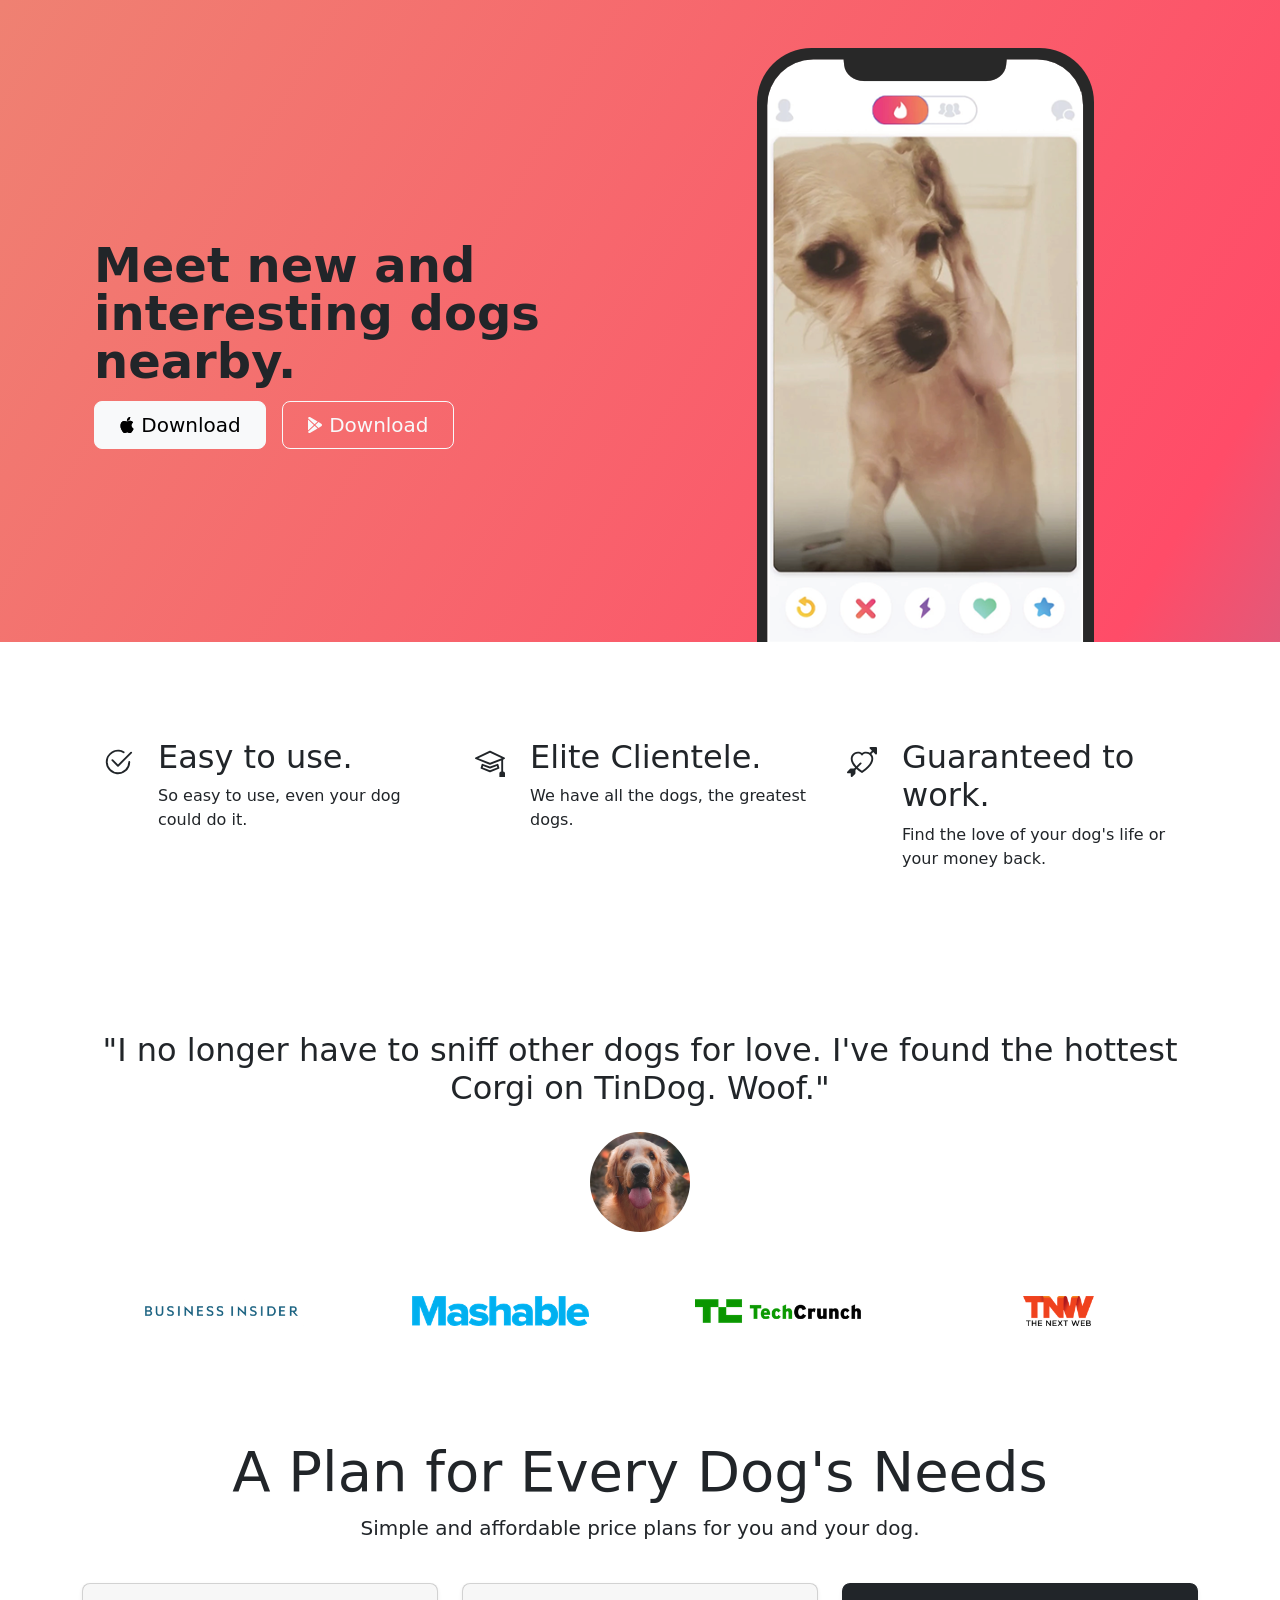
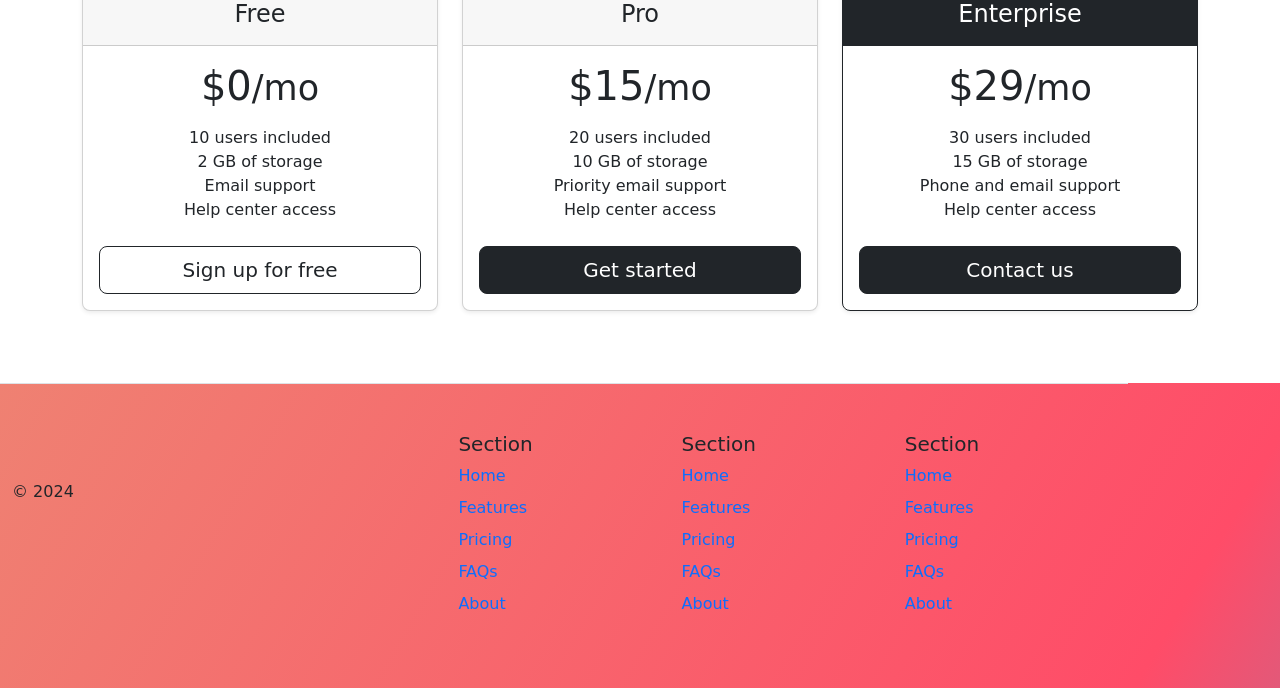
<file: index.html>
<!DOCTYPE html>
<html lang="en">

<head>
  <meta charset="UTF-8">
  <meta name="viewport" content="width=device-width, initial-scale=1.0">
  <link rel="stylesheet" href="./bootstrap-5.2.0-dist/css/bootstrap.min.css">
  <link rel="stylesheet" href="./css/style.css">
  <title>TinDog</title>
</head>

<body>

  <!-- Title -->
  <section id="title" class="gradient-background">
    <div class="container col-xxl-8 px-4 pt-5 mb-3" bis_skin_checked="1">
      <div class="row flex-lg-row-reverse align-items-center g-5" bis_skin_checked="1">
        <div class="col-10 col-sm-8 col-lg-6" bis_skin_checked="1">
          <img src="./images/iphone.png" class="d-block mx-lg-auto img-fluid" alt="Bootstrap Themes" height="50">
        </div>
        <div class="col-lg-6" bis_skin_checked="1">
          <h1 class="display-5 fw-bold text-body-emphasis lh-1 mb-3">Meet new and interesting dogs nearby.</h1>
          <div class="d-grid gap-2 d-md-flex justify-content-md-start" bis_skin_checked="1">
            <button type="button" class="btn btn-light btn-lg px-4 me-md-2"><svg xmlns="http://www.w3.org/2000/svg" width="16" height="16" fill="currentColor"
              class="bi bi-apple mb-1" viewBox="0 0 16 16">
<path
                d="M11.182.008C11.148-.03 9.923.023 8.857 1.18c-1.066 1.156-.902 2.482-.878 2.516.024.034 1.52.087 2.475-1.258.955-1.345.762-2.391.728-2.43Zm3.314 11.733c-.048-.096-2.325-1.234-2.113-3.422.212-2.189 1.675-2.789 1.698-2.854.023-.065-.597-.79-1.254-1.157a3.692 3.692 0 0 0-1.563-.434c-.108-.003-.483-.095-1.254.116-.508.139-1.653.589-1.968.607-.316.018-1.256-.522-2.267-.665-.647-.125-1.333.131-1.824.328-.49.196-1.422.754-2.074 2.237-.652 1.482-.311 3.83-.067 4.56.244.729.625 1.924 1.273 2.796.576.984 1.34 1.667 1.659 1.899.319.232 1.219.386 1.843.067.502-.308 1.408-.485 1.766-.472.357.013 1.061.154 1.782.539.571.197 1.111.115 1.652-.105.541-.221 1.324-1.059 2.238-2.758.347-.79.505-1.217.473-1.282Z" />
<path
                d="M11.182.008C11.148-.03 9.923.023 8.857 1.18c-1.066 1.156-.902 2.482-.878 2.516.024.034 1.52.087 2.475-1.258.955-1.345.762-2.391.728-2.43Zm3.314 11.733c-.048-.096-2.325-1.234-2.113-3.422.212-2.189 1.675-2.789 1.698-2.854.023-.065-.597-.79-1.254-1.157a3.692 3.692 0 0 0-1.563-.434c-.108-.003-.483-.095-1.254.116-.508.139-1.653.589-1.968.607-.316.018-1.256-.522-2.267-.665-.647-.125-1.333.131-1.824.328-.49.196-1.422.754-2.074 2.237-.652 1.482-.311 3.83-.067 4.56.244.729.625 1.924 1.273 2.796.576.984 1.34 1.667 1.659 1.899.319.232 1.219.386 1.843.067.502-.308 1.408-.485 1.766-.472.357.013 1.061.154 1.782.539.571.197 1.111.115 1.652-.105.541-.221 1.324-1.059 2.238-2.758.347-.79.505-1.217.473-1.282Z" />
</svg> Download</button>
            <button type="button" class="btn btn-outline-light btn-lg px-4"><svg xmlns="http://www.w3.org/2000/svg" width="16" height="16" fill="currentColor"
              class="bi bi-google-play mb-1" viewBox="0 0 16 16">
<path
                d="M14.222 9.374c1.037-.61 1.037-2.137 0-2.748L11.528 5.04 8.32 8l3.207 2.96 2.694-1.586Zm-3.595 2.116L7.583 8.68 1.03 14.73c.201 1.029 1.36 1.61 2.303 1.055l7.294-4.295ZM1 13.396V2.603L6.846 8 1 13.396ZM1.03 1.27l6.553 6.05 3.044-2.81L3.333.215C2.39-.341 1.231.24 1.03 1.27Z" />
</svg> Download</button>
          </div>
        </div>
      </div>
    </div>
  </section>

  <!-- Features -->
  <section id="features">
    <div class="container px-4 mt-5">
    <div class="row g-4 py-5 row-cols-1 row-cols-lg-3" bis_skin_checked="1">
      <div class="col d-flex align-items-start" bis_skin_checked="1">
        <div class="icon-square text-body-emphasis bg-body-secondary d-inline-flex align-items-center justify-content-center fs-4 flex-shrink-0 me-3" bis_skin_checked="1">
          <svg xmlns="http://www.w3.org/2000/svg" height="30" fill="currentColor" class="bi bi-check2-circle"
              viewBox="0 0 16 16">
<path
                d="M2.5 8a5.5 5.5 0 0 1 8.25-4.764.5.5 0 0 0 .5-.866A6.5 6.5 0 1 0 14.5 8a.5.5 0 0 0-1 0 5.5 5.5 0 1 1-11 0z" />
<path
                d="M15.354 3.354a.5.5 0 0 0-.708-.708L8 9.293 5.354 6.646a.5.5 0 1 0-.708.708l3 3a.5.5 0 0 0 .708 0l7-7z" />
</svg>
        </div>
        <div bis_skin_checked="1">
          <h3 class="fs-2 text-body-emphasis">Easy to use.</h3>
          <p>So easy to use, even your dog could do it.</p>
          
        </div>
      </div>
      <div class="col d-flex align-items-start" bis_skin_checked="1">
        <div class="icon-square text-body-emphasis bg-body-secondary d-inline-flex align-items-center justify-content-center fs-4 flex-shrink-0 me-3" bis_skin_checked="1">
          <svg xmlns="http://www.w3.org/2000/svg" height="30" fill="currentColor" class="bi bi-mortarboard" viewBox="0 0 16 16">
            <path d="M8.211 2.047a.5.5 0 0 0-.422 0l-7.5 3.5a.5.5 0 0 0 .025.917l7.5 3a.5.5 0 0 0 .372 0L14 7.14V13a1 1 0 0 0-1 1v2h3v-2a1 1 0 0 0-1-1V6.739l.686-.275a.5.5 0 0 0 .025-.917l-7.5-3.5ZM8 8.46 1.758 5.965 8 3.052l6.242 2.913L8 8.46Z"/>
            <path d="M4.176 9.032a.5.5 0 0 0-.656.327l-.5 1.7a.5.5 0 0 0 .294.605l4.5 1.8a.5.5 0 0 0 .372 0l4.5-1.8a.5.5 0 0 0 .294-.605l-.5-1.7a.5.5 0 0 0-.656-.327L8 10.466 4.176 9.032Zm-.068 1.873.22-.748 3.496 1.311a.5.5 0 0 0 .352 0l3.496-1.311.22.748L8 12.46l-3.892-1.556Z"/>
            </svg>
        </div>
        <div bis_skin_checked="1">
          <h3 class="fs-2 text-body-emphasis">Elite Clientele.</h3>
          <p>We have all the dogs, the greatest dogs.</p>
          
        </div>
      </div>
      <div class="col d-flex align-items-start" bis_skin_checked="1">
        <div class="icon-square text-body-emphasis bg-body-secondary d-inline-flex align-items-center justify-content-center fs-4 flex-shrink-0 me-3" bis_skin_checked="1">
          <svg xmlns="http://www.w3.org/2000/svg" height="30" fill="currentColor" class="bi bi-arrow-through-heart"
              viewBox="0 0 16 16">
<path fill-rule="evenodd"
                d="M2.854 15.854A.5.5 0 0 1 2 15.5V14H.5a.5.5 0 0 1-.354-.854l1.5-1.5A.5.5 0 0 1 2 11.5h1.793l.53-.53c-.771-.802-1.328-1.58-1.704-2.32-.798-1.575-.775-2.996-.213-4.092C3.426 2.565 6.18 1.809 8 3.233c1.25-.98 2.944-.928 4.212-.152L13.292 2 12.147.854A.5.5 0 0 1 12.5 0h3a.5.5 0 0 1 .5.5v3a.5.5 0 0 1-.854.354L14 2.707l-1.006 1.006c.236.248.44.531.6.845.562 1.096.585 2.517-.213 4.092-.793 1.563-2.395 3.288-5.105 5.08L8 13.912l-.276-.182a21.86 21.86 0 0 1-2.685-2.062l-.539.54V14a.5.5 0 0 1-.146.354l-1.5 1.5Zm2.893-4.894A20.419 20.419 0 0 0 8 12.71c2.456-1.666 3.827-3.207 4.489-4.512.679-1.34.607-2.42.215-3.185-.817-1.595-3.087-2.054-4.346-.761L8 4.62l-.358-.368c-1.259-1.293-3.53-.834-4.346.761-.392.766-.464 1.845.215 3.185.323.636.815 1.33 1.519 2.065l1.866-1.867a.5.5 0 1 1 .708.708L5.747 10.96Z" />
</svg>
        </div>
        <div bis_skin_checked="1">
          <h3 class="fs-2 text-body-emphasis">Guaranteed to work.</h3>
          <p>Find the love of your dog's life or your money back.</p>
          
        </div>
      </div>
    </div>
  </div>
  </section>

  <!-- Testimonial -->
  <section id="testimonial">

    <div class="p-5 text-center bg-body-tertiary" bis_skin_checked="1">
      <div class="container py-5" bis_skin_checked="1">
        <h2 class="text-body-emphasis">"I no longer have to sniff other dogs for love. I've found the hottest Corgi on TinDog. Woof."</h2>
        <p class="col-lg-8 mx-auto lead">
          <img src="./images/dog-img.jpg" class="dog-img mt-3 mb-3" alt="">
        </p>
        <div class="container mt-5">
        <div class="row">
          <div class="col-lg-3 col-sm-6"> <img src="./images/bizinsider.png" alt="" height="30"></div>
          <div class="col-lg-3 col-sm-6"><img src="./images/mashable.png" alt="" height="30"></div>
          <div class="col-lg-3 col-sm-6"><img src="./images/techcrunch.png" alt="" height="30"></div>
          <div class="col-lg-3 col-sm-6"><img src="./images/tnw.png" alt="" height="30"></div>
        </div>
      </div>
    </div>
    </div>

  </section>

  <!-- Pricing -->
  <section id="pricing">
    <div class="container">
    <div class="pricing-header p-3 pb-md-4 mx-auto text-center" bis_skin_checked="1">
      <h2 class="display-4 fw-normal text-body-emphasis">A Plan for Every Dog's Needs</h2>
      <p class="fs-5 text-body-secondary">Simple and affordable price plans for you and your dog.</p>
    </div>
    <div class="row row-cols-1 row-cols-md-3 mb-3 text-center" bis_skin_checked="1">
      <div class="col" bis_skin_checked="1">
        <div class="card mb-4 rounded-3 shadow-sm" bis_skin_checked="1">
          <div class="card-header py-3" bis_skin_checked="1">
            <h4 class="my-0 fw-normal">Free</h4>
          </div>
          <div class="card-body" bis_skin_checked="1">
            <h1 class="card-title pricing-card-title">$0<small class="text-body-secondary fw-light">/mo</small></h1>
            <ul class="list-unstyled mt-3 mb-4">
              <li>10 users included</li>
              <li>2 GB of storage</li>
              <li>Email support</li>
              <li>Help center access</li>
            </ul>
            <button type="button" class="w-100 btn btn-lg btn-outline-dark">Sign up for free</button>
          </div>
        </div>
      </div>
      <div class="col" bis_skin_checked="1">
        <div class="card mb-4 rounded-3 shadow-sm" bis_skin_checked="1">
          <div class="card-header py-3" bis_skin_checked="1">
            <h4 class="my-0 fw-normal">Pro</h4>
          </div>
          <div class="card-body" bis_skin_checked="1">
            <h1 class="card-title pricing-card-title">$15<small class="text-body-secondary fw-light">/mo</small></h1>
            <ul class="list-unstyled mt-3 mb-4">
              <li>20 users included</li>
              <li>10 GB of storage</li>
              <li>Priority email support</li>
              <li>Help center access</li>
            </ul>
            <button type="button" class="w-100 btn btn-lg btn-dark">Get started</button>
          </div>
        </div>
      </div>
      <div class="col" bis_skin_checked="1">
        <div class="card mb-4 rounded-3 shadow-sm border-dark" bis_skin_checked="1">
          <div class="card-header py-3 text-bg-dark border-dark" bis_skin_checked="1">
            <h4 class="my-0 fw-normal">Enterprise</h4>
          </div>
          <div class="card-body" bis_skin_checked="1">
            <h1 class="card-title pricing-card-title">$29<small class="text-body-secondary fw-light">/mo</small></h1>
            <ul class="list-unstyled mt-3 mb-4">
              <li>30 users included</li>
              <li>15 GB of storage</li>
              <li>Phone and email support</li>
              <li>Help center access</li>
            </ul>
            <button type="button" class="w-100 btn btn-lg btn-dark">Contact us</button>
          </div>
        </div>
      </div>
    </div>
  </div>
  </section>

  <!-- Footer -->
  <section id="footer" class="gradient-background">

    <footer class="container row row-cols-1 row-cols-sm-2 row-cols-md-5 py-5 mt-5 border-top">
      <div class="col mb-3" bis_skin_checked="1">
        <a href="/" class="d-flex align-items-center mb-3 link-body-emphasis text-decoration-none">
          <svg class="bi me-2" width="40" height="32"><use xlink:href="#bootstrap"></use></svg>
        </a>
        <p class="text-body-secondary">© 2024</p>
      </div>
  
      <div class="col mb-3" bis_skin_checked="1">
  
      </div>
  
      <div class="col mb-3" bis_skin_checked="1">
        <h5>Section</h5>
        <ul class="nav flex-column">
          <li class="nav-item mb-2"><a href="#" class="nav-link p-0 text-body-secondary">Home</a></li>
          <li class="nav-item mb-2"><a href="#" class="nav-link p-0 text-body-secondary">Features</a></li>
          <li class="nav-item mb-2"><a href="#" class="nav-link p-0 text-body-secondary">Pricing</a></li>
          <li class="nav-item mb-2"><a href="#" class="nav-link p-0 text-body-secondary">FAQs</a></li>
          <li class="nav-item mb-2"><a href="#" class="nav-link p-0 text-body-secondary">About</a></li>
        </ul>
      </div>
  
      <div class="col mb-3" bis_skin_checked="1">
        <h5>Section</h5>
        <ul class="nav flex-column">
          <li class="nav-item mb-2"><a href="#" class="nav-link p-0 text-body-secondary">Home</a></li>
          <li class="nav-item mb-2"><a href="#" class="nav-link p-0 text-body-secondary">Features</a></li>
          <li class="nav-item mb-2"><a href="#" class="nav-link p-0 text-body-secondary">Pricing</a></li>
          <li class="nav-item mb-2"><a href="#" class="nav-link p-0 text-body-secondary">FAQs</a></li>
          <li class="nav-item mb-2"><a href="#" class="nav-link p-0 text-body-secondary">About</a></li>
        </ul>
      </div>
  
      <div class="col mb-3" bis_skin_checked="1">
        <h5>Section</h5>
        <ul class="nav flex-column">
          <li class="nav-item mb-2"><a href="#" class="nav-link p-0 text-body-secondary">Home</a></li>
          <li class="nav-item mb-2"><a href="#" class="nav-link p-0 text-body-secondary">Features</a></li>
          <li class="nav-item mb-2"><a href="#" class="nav-link p-0 text-body-secondary">Pricing</a></li>
          <li class="nav-item mb-2"><a href="#" class="nav-link p-0 text-body-secondary">FAQs</a></li>
          <li class="nav-item mb-2"><a href="#" class="nav-link p-0 text-body-secondary">About</a></li>
        </ul>
      </div>
    </footer>

  </section>
</body>

</html>
</file>
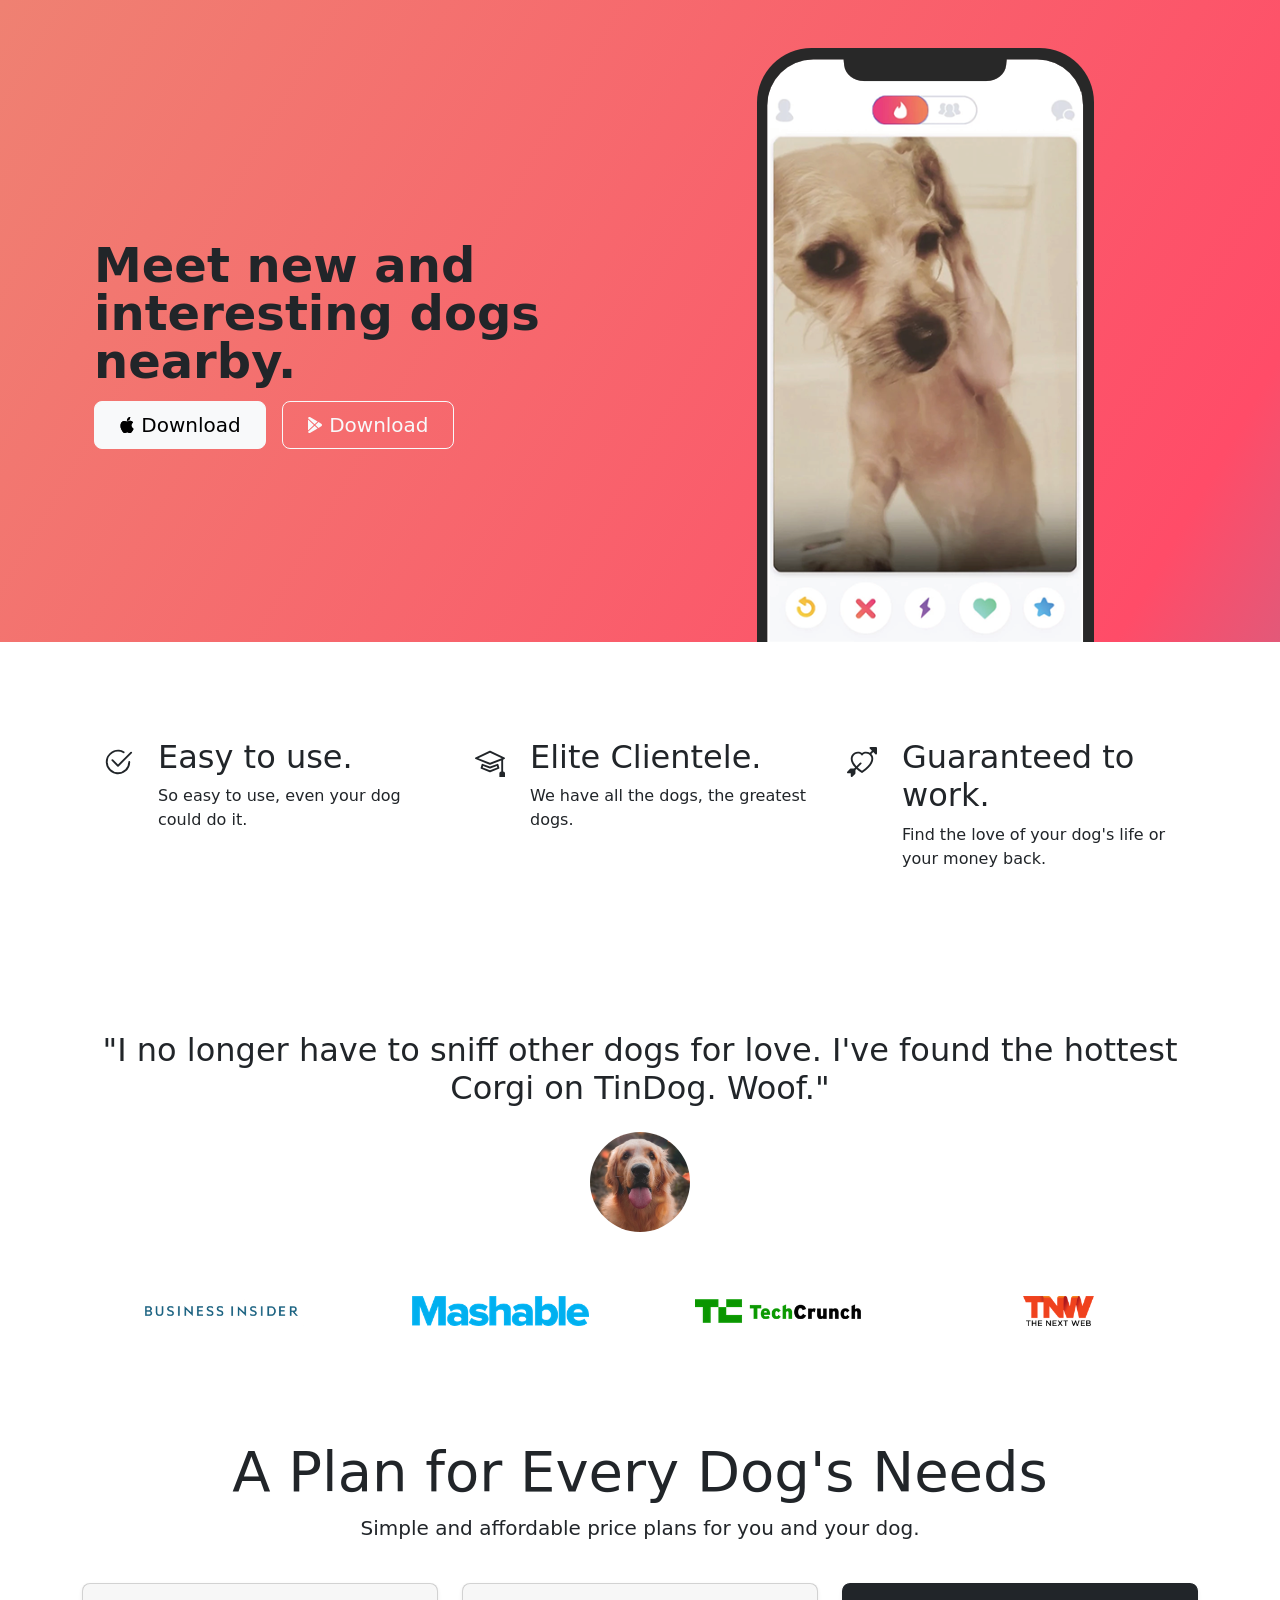
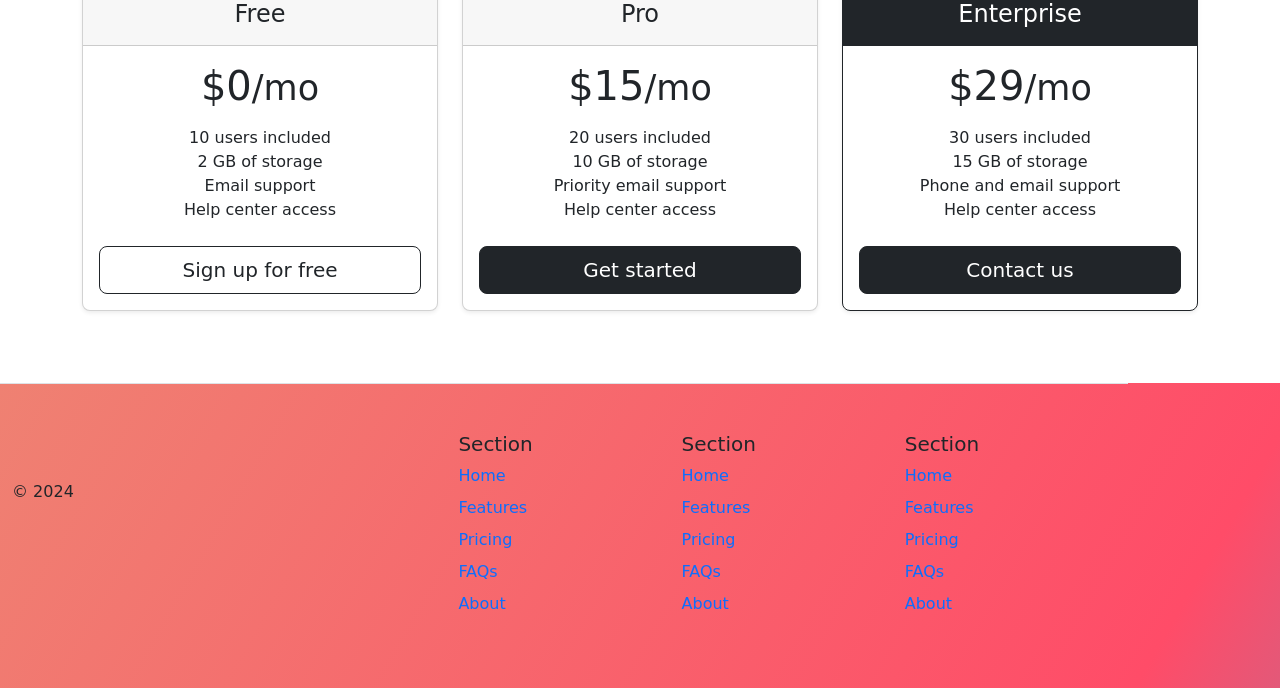
<file: index2.html>
<!DOCTYPE html>
<html lang="en">

<head>
  <meta charset="UTF-8">
  <meta name="viewport" content="width=device-width, initial-scale=1.0">
  <link rel="stylesheet" href="../bootstrap-5.2.0-dist/css/bootstrap.min.css">
  <link rel="stylesheet" href="./css/style.css">
  <title>TinDog</title>
</head>

<body>

  <!-- Title -->
  <section id="title" class="gradient-background">
    <div class="container col-xxl-8 px-4 pt-5 mb-3" bis_skin_checked="1">
      <div class="row flex-lg-row-reverse align-items-center g-5" bis_skin_checked="1">
        <div class="col-10 col-sm-8 col-lg-6" bis_skin_checked="1">
          <img src="./images/iphone.png" class="d-block mx-lg-auto img-fluid" alt="Bootstrap Themes" height="50">
        </div>
        <div class="col-lg-6" bis_skin_checked="1">
          <h1 class="display-5 fw-bold text-body-emphasis lh-1 mb-3">Meet new and interesting dogs nearby.</h1>
          <div class="d-grid gap-2 d-md-flex justify-content-md-start" bis_skin_checked="1">
            <button type="button" class="btn btn-light btn-lg px-4 me-md-2"><svg xmlns="http://www.w3.org/2000/svg" width="16" height="16" fill="currentColor"
              class="bi bi-apple mb-1" viewBox="0 0 16 16">
<path
                d="M11.182.008C11.148-.03 9.923.023 8.857 1.18c-1.066 1.156-.902 2.482-.878 2.516.024.034 1.52.087 2.475-1.258.955-1.345.762-2.391.728-2.43Zm3.314 11.733c-.048-.096-2.325-1.234-2.113-3.422.212-2.189 1.675-2.789 1.698-2.854.023-.065-.597-.79-1.254-1.157a3.692 3.692 0 0 0-1.563-.434c-.108-.003-.483-.095-1.254.116-.508.139-1.653.589-1.968.607-.316.018-1.256-.522-2.267-.665-.647-.125-1.333.131-1.824.328-.49.196-1.422.754-2.074 2.237-.652 1.482-.311 3.83-.067 4.56.244.729.625 1.924 1.273 2.796.576.984 1.34 1.667 1.659 1.899.319.232 1.219.386 1.843.067.502-.308 1.408-.485 1.766-.472.357.013 1.061.154 1.782.539.571.197 1.111.115 1.652-.105.541-.221 1.324-1.059 2.238-2.758.347-.79.505-1.217.473-1.282Z" />
<path
                d="M11.182.008C11.148-.03 9.923.023 8.857 1.18c-1.066 1.156-.902 2.482-.878 2.516.024.034 1.52.087 2.475-1.258.955-1.345.762-2.391.728-2.43Zm3.314 11.733c-.048-.096-2.325-1.234-2.113-3.422.212-2.189 1.675-2.789 1.698-2.854.023-.065-.597-.79-1.254-1.157a3.692 3.692 0 0 0-1.563-.434c-.108-.003-.483-.095-1.254.116-.508.139-1.653.589-1.968.607-.316.018-1.256-.522-2.267-.665-.647-.125-1.333.131-1.824.328-.49.196-1.422.754-2.074 2.237-.652 1.482-.311 3.83-.067 4.56.244.729.625 1.924 1.273 2.796.576.984 1.34 1.667 1.659 1.899.319.232 1.219.386 1.843.067.502-.308 1.408-.485 1.766-.472.357.013 1.061.154 1.782.539.571.197 1.111.115 1.652-.105.541-.221 1.324-1.059 2.238-2.758.347-.79.505-1.217.473-1.282Z" />
</svg> Download</button>
            <button type="button" class="btn btn-outline-light btn-lg px-4"><svg xmlns="http://www.w3.org/2000/svg" width="16" height="16" fill="currentColor"
              class="bi bi-google-play mb-1" viewBox="0 0 16 16">
<path
                d="M14.222 9.374c1.037-.61 1.037-2.137 0-2.748L11.528 5.04 8.32 8l3.207 2.96 2.694-1.586Zm-3.595 2.116L7.583 8.68 1.03 14.73c.201 1.029 1.36 1.61 2.303 1.055l7.294-4.295ZM1 13.396V2.603L6.846 8 1 13.396ZM1.03 1.27l6.553 6.05 3.044-2.81L3.333.215C2.39-.341 1.231.24 1.03 1.27Z" />
</svg> Download</button>
          </div>
        </div>
      </div>
    </div>
  </section>

  <!-- Features -->
  <section id="features">
    <div class="container px-4 mt-5">
    <div class="row g-4 py-5 row-cols-1 row-cols-lg-3" bis_skin_checked="1">
      <div class="col d-flex align-items-start" bis_skin_checked="1">
        <div class="icon-square text-body-emphasis bg-body-secondary d-inline-flex align-items-center justify-content-center fs-4 flex-shrink-0 me-3" bis_skin_checked="1">
          <svg xmlns="http://www.w3.org/2000/svg" height="30" fill="currentColor" class="bi bi-check2-circle"
              viewBox="0 0 16 16">
<path
                d="M2.5 8a5.5 5.5 0 0 1 8.25-4.764.5.5 0 0 0 .5-.866A6.5 6.5 0 1 0 14.5 8a.5.5 0 0 0-1 0 5.5 5.5 0 1 1-11 0z" />
<path
                d="M15.354 3.354a.5.5 0 0 0-.708-.708L8 9.293 5.354 6.646a.5.5 0 1 0-.708.708l3 3a.5.5 0 0 0 .708 0l7-7z" />
</svg>
        </div>
        <div bis_skin_checked="1">
          <h3 class="fs-2 text-body-emphasis">Easy to use.</h3>
          <p>So easy to use, even your dog could do it.</p>
          
        </div>
      </div>
      <div class="col d-flex align-items-start" bis_skin_checked="1">
        <div class="icon-square text-body-emphasis bg-body-secondary d-inline-flex align-items-center justify-content-center fs-4 flex-shrink-0 me-3" bis_skin_checked="1">
          <svg xmlns="http://www.w3.org/2000/svg" height="30" fill="currentColor" class="bi bi-mortarboard" viewBox="0 0 16 16">
            <path d="M8.211 2.047a.5.5 0 0 0-.422 0l-7.5 3.5a.5.5 0 0 0 .025.917l7.5 3a.5.5 0 0 0 .372 0L14 7.14V13a1 1 0 0 0-1 1v2h3v-2a1 1 0 0 0-1-1V6.739l.686-.275a.5.5 0 0 0 .025-.917l-7.5-3.5ZM8 8.46 1.758 5.965 8 3.052l6.242 2.913L8 8.46Z"/>
            <path d="M4.176 9.032a.5.5 0 0 0-.656.327l-.5 1.7a.5.5 0 0 0 .294.605l4.5 1.8a.5.5 0 0 0 .372 0l4.5-1.8a.5.5 0 0 0 .294-.605l-.5-1.7a.5.5 0 0 0-.656-.327L8 10.466 4.176 9.032Zm-.068 1.873.22-.748 3.496 1.311a.5.5 0 0 0 .352 0l3.496-1.311.22.748L8 12.46l-3.892-1.556Z"/>
            </svg>
        </div>
        <div bis_skin_checked="1">
          <h3 class="fs-2 text-body-emphasis">Elite Clientele.</h3>
          <p>We have all the dogs, the greatest dogs.</p>
          
        </div>
      </div>
      <div class="col d-flex align-items-start" bis_skin_checked="1">
        <div class="icon-square text-body-emphasis bg-body-secondary d-inline-flex align-items-center justify-content-center fs-4 flex-shrink-0 me-3" bis_skin_checked="1">
          <svg xmlns="http://www.w3.org/2000/svg" height="30" fill="currentColor" class="bi bi-arrow-through-heart"
              viewBox="0 0 16 16">
<path fill-rule="evenodd"
                d="M2.854 15.854A.5.5 0 0 1 2 15.5V14H.5a.5.5 0 0 1-.354-.854l1.5-1.5A.5.5 0 0 1 2 11.5h1.793l.53-.53c-.771-.802-1.328-1.58-1.704-2.32-.798-1.575-.775-2.996-.213-4.092C3.426 2.565 6.18 1.809 8 3.233c1.25-.98 2.944-.928 4.212-.152L13.292 2 12.147.854A.5.5 0 0 1 12.5 0h3a.5.5 0 0 1 .5.5v3a.5.5 0 0 1-.854.354L14 2.707l-1.006 1.006c.236.248.44.531.6.845.562 1.096.585 2.517-.213 4.092-.793 1.563-2.395 3.288-5.105 5.08L8 13.912l-.276-.182a21.86 21.86 0 0 1-2.685-2.062l-.539.54V14a.5.5 0 0 1-.146.354l-1.5 1.5Zm2.893-4.894A20.419 20.419 0 0 0 8 12.71c2.456-1.666 3.827-3.207 4.489-4.512.679-1.34.607-2.42.215-3.185-.817-1.595-3.087-2.054-4.346-.761L8 4.62l-.358-.368c-1.259-1.293-3.53-.834-4.346.761-.392.766-.464 1.845.215 3.185.323.636.815 1.33 1.519 2.065l1.866-1.867a.5.5 0 1 1 .708.708L5.747 10.96Z" />
</svg>
        </div>
        <div bis_skin_checked="1">
          <h3 class="fs-2 text-body-emphasis">Guaranteed to work.</h3>
          <p>Find the love of your dog's life or your money back.</p>
          
        </div>
      </div>
    </div>
  </div>
  </section>

  <!-- Testimonial -->
  <section id="testimonial">

    <div class="p-5 text-center bg-body-tertiary" bis_skin_checked="1">
      <div class="container py-5" bis_skin_checked="1">
        <h2 class="text-body-emphasis">"I no longer have to sniff other dogs for love. I've found the hottest Corgi on TinDog. Woof."</h2>
        <p class="col-lg-8 mx-auto lead">
          <img src="./images/dog-img.jpg" class="dog-img mt-3 mb-3" alt="">
        </p>
        <div class="container mt-5">
        <div class="row">
          <div class="col-lg-3 col-sm-6"> <img src="./images/bizinsider.png" alt="" height="30"></div>
          <div class="col-lg-3 col-sm-6"><img src="./images/mashable.png" alt="" height="30"></div>
          <div class="col-lg-3 col-sm-6"><img src="./images/techcrunch.png" alt="" height="30"></div>
          <div class="col-lg-3 col-sm-6"><img src="./images/tnw.png" alt="" height="30"></div>
        </div>
      </div>
    </div>
    </div>

  </section>

  <!-- Pricing -->
  <section id="pricing">
    <div class="container">
    <div class="pricing-header p-3 pb-md-4 mx-auto text-center" bis_skin_checked="1">
      <h2 class="display-4 fw-normal text-body-emphasis">A Plan for Every Dog's Needs</h2>
      <p class="fs-5 text-body-secondary">Simple and affordable price plans for you and your dog.</p>
    </div>
    <div class="row row-cols-1 row-cols-md-3 mb-3 text-center" bis_skin_checked="1">
      <div class="col" bis_skin_checked="1">
        <div class="card mb-4 rounded-3 shadow-sm" bis_skin_checked="1">
          <div class="card-header py-3" bis_skin_checked="1">
            <h4 class="my-0 fw-normal">Free</h4>
          </div>
          <div class="card-body" bis_skin_checked="1">
            <h1 class="card-title pricing-card-title">$0<small class="text-body-secondary fw-light">/mo</small></h1>
            <ul class="list-unstyled mt-3 mb-4">
              <li>10 users included</li>
              <li>2 GB of storage</li>
              <li>Email support</li>
              <li>Help center access</li>
            </ul>
            <button type="button" class="w-100 btn btn-lg btn-outline-dark">Sign up for free</button>
          </div>
        </div>
      </div>
      <div class="col" bis_skin_checked="1">
        <div class="card mb-4 rounded-3 shadow-sm" bis_skin_checked="1">
          <div class="card-header py-3" bis_skin_checked="1">
            <h4 class="my-0 fw-normal">Pro</h4>
          </div>
          <div class="card-body" bis_skin_checked="1">
            <h1 class="card-title pricing-card-title">$15<small class="text-body-secondary fw-light">/mo</small></h1>
            <ul class="list-unstyled mt-3 mb-4">
              <li>20 users included</li>
              <li>10 GB of storage</li>
              <li>Priority email support</li>
              <li>Help center access</li>
            </ul>
            <button type="button" class="w-100 btn btn-lg btn-dark">Get started</button>
          </div>
        </div>
      </div>
      <div class="col" bis_skin_checked="1">
        <div class="card mb-4 rounded-3 shadow-sm border-dark" bis_skin_checked="1">
          <div class="card-header py-3 text-bg-dark border-dark" bis_skin_checked="1">
            <h4 class="my-0 fw-normal">Enterprise</h4>
          </div>
          <div class="card-body" bis_skin_checked="1">
            <h1 class="card-title pricing-card-title">$29<small class="text-body-secondary fw-light">/mo</small></h1>
            <ul class="list-unstyled mt-3 mb-4">
              <li>30 users included</li>
              <li>15 GB of storage</li>
              <li>Phone and email support</li>
              <li>Help center access</li>
            </ul>
            <button type="button" class="w-100 btn btn-lg btn-dark">Contact us</button>
          </div>
        </div>
      </div>
    </div>
  </div>
  </section>

  <!-- Footer -->
  <section id="footer" class="gradient-background">

    <footer class="container row row-cols-1 row-cols-sm-2 row-cols-md-5 py-5 mt-5 border-top">
      <div class="col mb-3" bis_skin_checked="1">
        <a href="/" class="d-flex align-items-center mb-3 link-body-emphasis text-decoration-none">
          <svg class="bi me-2" width="40" height="32"><use xlink:href="#bootstrap"></use></svg>
        </a>
        <p class="text-body-secondary">© 2024</p>
      </div>
  
      <div class="col mb-3" bis_skin_checked="1">
  
      </div>
  
      <div class="col mb-3" bis_skin_checked="1">
        <h5>Section</h5>
        <ul class="nav flex-column">
          <li class="nav-item mb-2"><a href="#" class="nav-link p-0 text-body-secondary">Home</a></li>
          <li class="nav-item mb-2"><a href="#" class="nav-link p-0 text-body-secondary">Features</a></li>
          <li class="nav-item mb-2"><a href="#" class="nav-link p-0 text-body-secondary">Pricing</a></li>
          <li class="nav-item mb-2"><a href="#" class="nav-link p-0 text-body-secondary">FAQs</a></li>
          <li class="nav-item mb-2"><a href="#" class="nav-link p-0 text-body-secondary">About</a></li>
        </ul>
      </div>
  
      <div class="col mb-3" bis_skin_checked="1">
        <h5>Section</h5>
        <ul class="nav flex-column">
          <li class="nav-item mb-2"><a href="#" class="nav-link p-0 text-body-secondary">Home</a></li>
          <li class="nav-item mb-2"><a href="#" class="nav-link p-0 text-body-secondary">Features</a></li>
          <li class="nav-item mb-2"><a href="#" class="nav-link p-0 text-body-secondary">Pricing</a></li>
          <li class="nav-item mb-2"><a href="#" class="nav-link p-0 text-body-secondary">FAQs</a></li>
          <li class="nav-item mb-2"><a href="#" class="nav-link p-0 text-body-secondary">About</a></li>
        </ul>
      </div>
  
      <div class="col mb-3" bis_skin_checked="1">
        <h5>Section</h5>
        <ul class="nav flex-column">
          <li class="nav-item mb-2"><a href="#" class="nav-link p-0 text-body-secondary">Home</a></li>
          <li class="nav-item mb-2"><a href="#" class="nav-link p-0 text-body-secondary">Features</a></li>
          <li class="nav-item mb-2"><a href="#" class="nav-link p-0 text-body-secondary">Pricing</a></li>
          <li class="nav-item mb-2"><a href="#" class="nav-link p-0 text-body-secondary">FAQs</a></li>
          <li class="nav-item mb-2"><a href="#" class="nav-link p-0 text-body-secondary">About</a></li>
        </ul>
      </div>
    </footer>

  </section>
</body>

</html>
</file>
<file: css/style.css>
.gradient-background {
  background: linear-gradient(300deg, #00bfff, #ff4c68, #ef8172);
  background-size: 180% 180%;
  animation: gradient-animation 18s ease infinite;
}

@keyframes gradient-animation {
  0% {
    background-position: 0% 50%;
  }
  50% {
    background-position: 100% 50%;
  }
  100% {
    background-position: 0% 50%;
  }
}

.icon-square {
  width: 3rem;
  height: 3rem;
  border-radius: 0.75rem;
}

.profile-img {
  height: 100px;
  border-radius: 50%;
}

.dog-img{
  width: 100px;
  height: 100px;
  border-radius: 50%;
}
</file>
